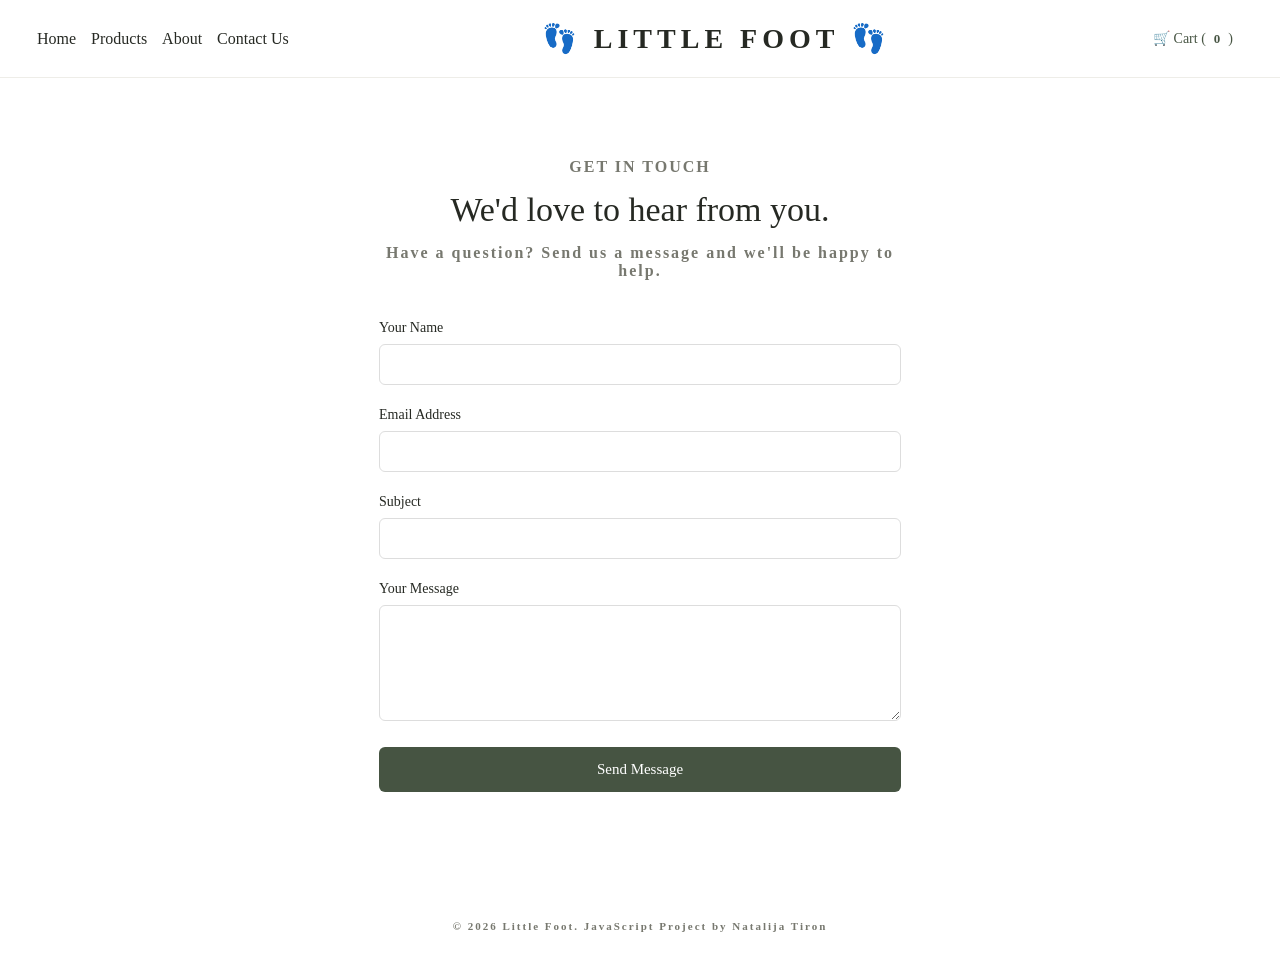
<file: contact.html>
<!DOCTYPE html>
<html lang="en">
<head>
    <meta charset="UTF-8">
    <meta name="viewport" content="width=device-width, initial-scale=1.0">
    <title>Little Foot</title>
    <link rel="stylesheet" href="style.css">
</head>
<body>
    <header class="navbar">
        <button class="menu-toggle" id="menu-toggle"
                type="button" aria-label="Open navigation"
                aria-expanded="false">
            <span></span>
            <span></span>
            <span></span>
        </button>
        <nav class="nav-links" id="nav-links">
            <a href="home.html">Home</a>
            <a href="home.html#products">Products</a>
            <a href="home.html#about">About</a>
            <a href="contact.html">Contact Us</a>
        </nav>
        <a href="home.html" class="title">👣 LITTLE FOOT 👣</a>
        <button class="cart-button" id="cart-button" type="button" aria-label="Open shopping cart">
            🛒 Cart (<span id="cart-count">0</span>)
        </button>
    </header>
    <main class="contact-page">

        <section class="contact-section">

            <div class="contact-heading">
                <p>GET IN TOUCH</p>
                <h1>We'd love to hear from you.</h1>
                <p>Have a question? Send us a message and we'll be happy to help.</p>
            </div>

            <form id="contact-form">

                <div class="form-group">
                    <label for="name">Your Name</label>
                    <input type="text" id="name" name="name" required>
                </div>

                <div class="form-group">
                    <label for="email">Email Address</label>
                    <input type="email" id="email" name="email" required>
                </div>

                <div class="form-group">
                    <label for="subject">Subject</label>
                    <input type="text" id="subject" name="subject" required>
                </div>

                <div class="form-group">
                    <label for="message">Your Message</label>
                    <textarea id="message" name="message" rows="6" required></textarea>
                </div>

                <button type="submit" class="contact-submit">
                    Send Message
                </button>

                <p id="form-feedback" role="status" aria-live="polite"></p>

            </form>

        </section>

    </main>

    <footer class="footer">
        <p>&copy; 2026 Little Foot. JavaScript Project by Natalija Tiron</p>
    </footer>

    <script src="contact.js"></script>
</body>
</html>
</file>
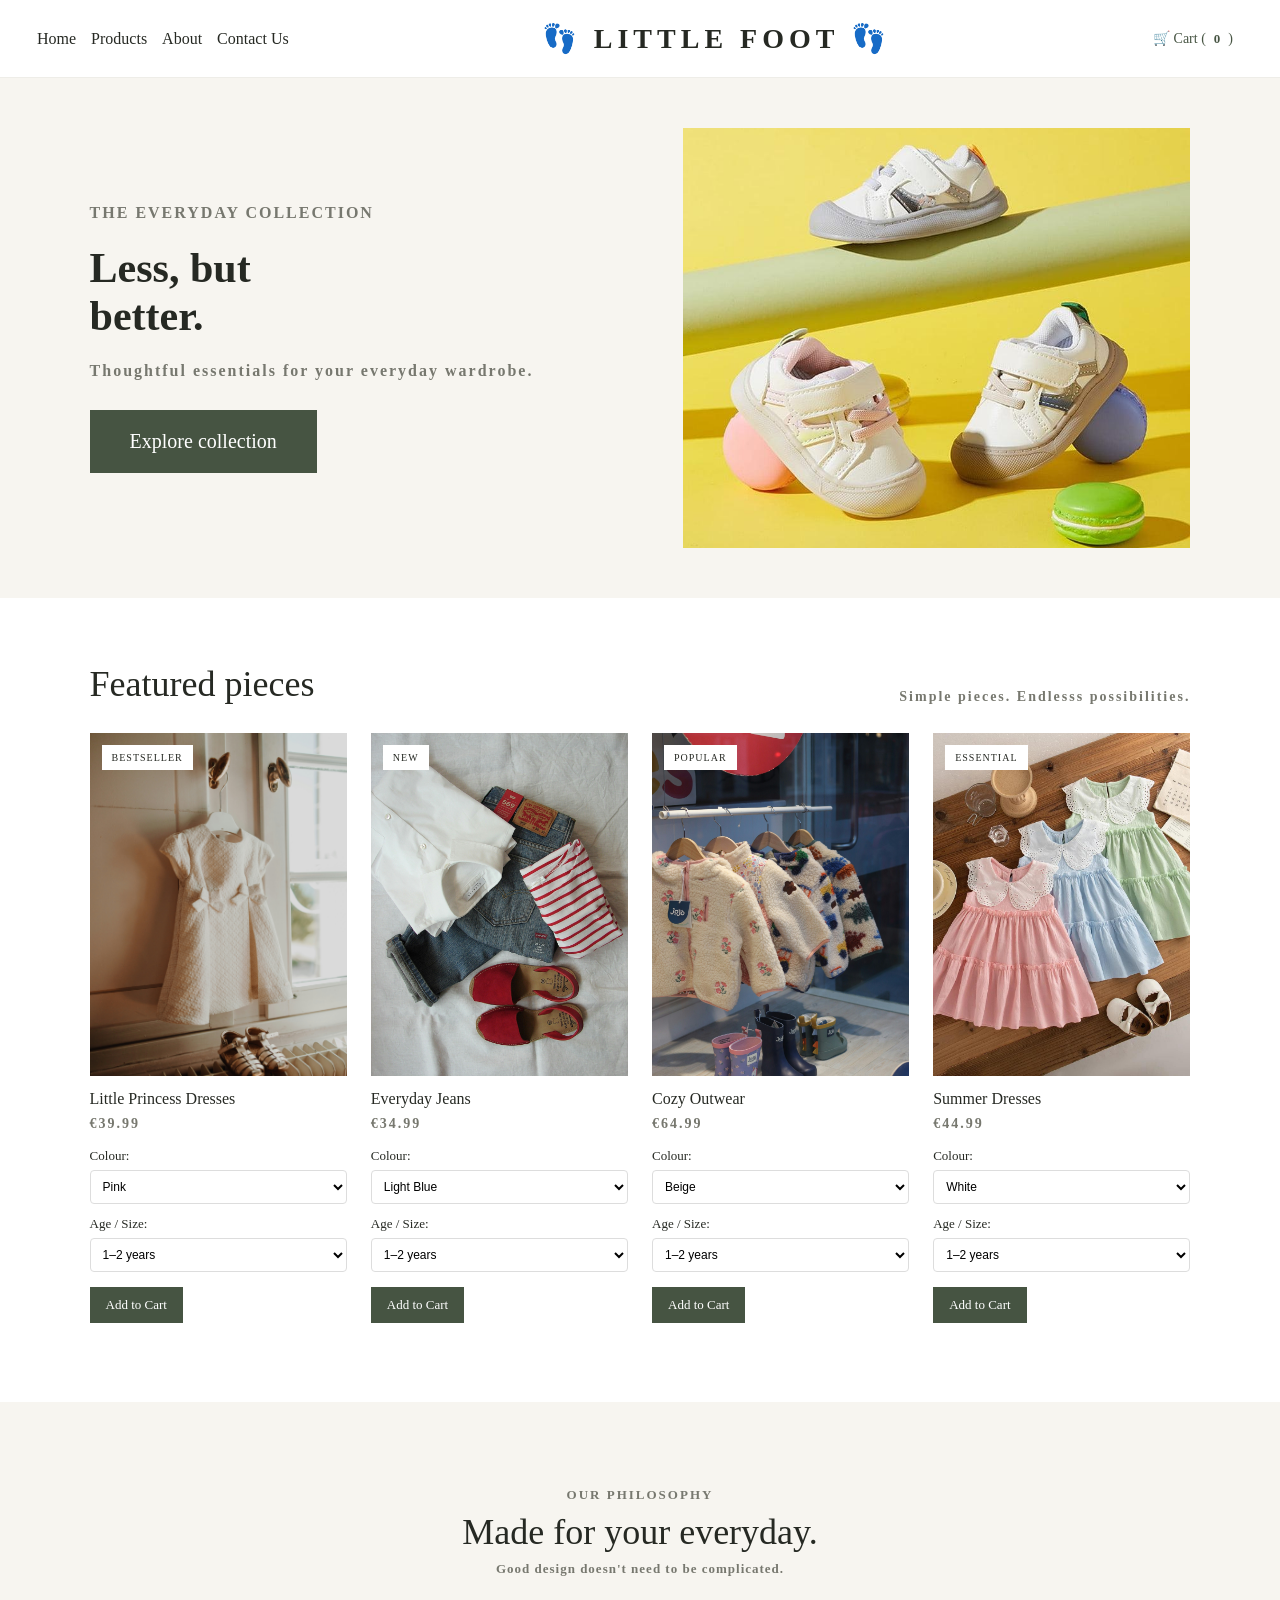
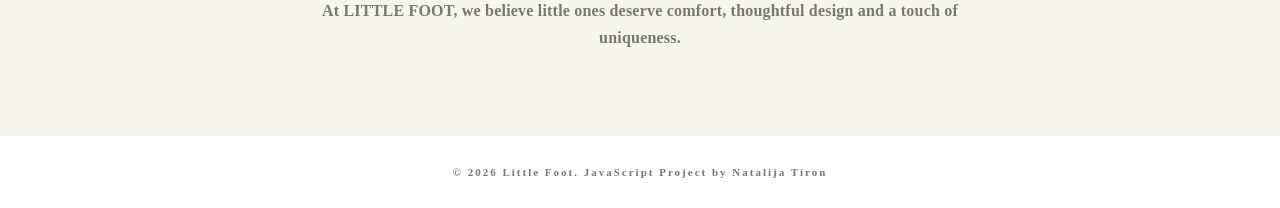
<file: home.html>
<!DOCTYPE html>
<html lang="en">
<head>
    <meta charset="UTF-8">
    <meta name="viewport" content="width=device-width, initial-scale=1.0">
    <title>Little Foot</title>
    <link rel="stylesheet" href="style.css">
</head>
<body>
    <header class="navbar">
        <button class="menu-toggle" id="menu-toggle"
                type="button" aria-label="Open navigation"
                aria-expanded="false">
            <span></span>
            <span></span>
            <span></span>
        </button>
        <nav class="nav-links" id="nav-links">
            <a href="home.html">Home</a>
            <a href="#products">Products</a>
            <a href="#about">About</a>
            <a href="contact.html">Contact Us</a>
        </nav>
        <a href="home.html" class="title">👣 LITTLE FOOT 👣</a>
        <button class="cart-button" id="cart-button" type="button" aria-label="Open shopping cart">
            🛒 Cart (<span id="cart-count">0</span>)
        </button>
    </header>
    <main>
        <section class="hero" id="home">
            <div class="hero-content">
                <p>THE EVERYDAY COLLECTION</p>
                <h1>Less, but <br>better.</h1>
                <p>Thoughtful essentials for your everyday wardrobe.</p>
                <a href="#products" class="shop-button">Explore collection</a>
            </div>
            <div class="hero-image">
                <img src="images/shoes.jpg" alt="Children's shoes collection">
            </div>
        </section>

        <section class="products-section" id="products">
            <div class="section-heading">
                <div>
                    <h2>Featured pieces</h2>
                </div>
                <p>Simple pieces. Endlesss possibilities.</p>
            </div>
            <div class="product-grid" id="product-grid"></div>
        </section>

        <section class="about" id="about">
            <p class="about-label">OUR PHILOSOPHY</p>
            <h2>Made for your everyday.</h2>
            <p class="about-tag">Good design doesn't need to be complicated.</p>
            <p class="about-statement">At LITTLE FOOT, we believe little ones deserve comfort, thoughtful design and a touch of uniqueness.</p>
        </section>

        <div class="cart-overlay" id="cart-overlay"></div>

        <div class="cart-drawer" id="cart-drawer"></div>

    </main>

    <footer class="footer">
        <p>&copy; 2026 Little Foot. JavaScript Project by Natalija Tiron</p>
    </footer>

    <div class="cart-notification" id="cart-notification" role="status" aria-live="polite"></div>

    <script src="script.js"></script>
</body>
</html>
</file>
<file: style.css>
* {
    box-sizing: border-box;
    margin: 0;
    padding: 0;
}

:root {
    --cream: #f7f5f0;
    --dark: #262923;
    --green: #465442;
    --dark-green: #303b2e;
    --muted: #77786f;
    --white: #ffffff;
    --light-grey: #dddddd;
    --mild-grey: #555555;
}

body {
    font-family:Georgia, 'Times New Roman', Times, serif;
    color: var(--dark);
    background-color: var(--white);
}

/* NAVIGATION BAR */
a {
    color: inherit;
    text-decoration: none;
    font-size: 20px;
}

button {
    font: inherit;
    cursor: pointer;
}

.navbar {
    height: 78px;
    padding: 0 2rem;
    display: flex;
    justify-content: space-between;
    align-items: center;
    border-bottom: 1px solid #eeede8;
    background: white;
    position: sticky;
    top: 0;
    z-index: 1000;
}

.navbar nav a {
    font-size: 16px;
    padding-left: 5px;
    margin-right: 6px;
}

.title {
    font-size: 28px;
    font-weight: 700;
    letter-spacing: 5px;
}

/* HAMBURGER MENU BUTTON */
.menu-toggle {
    display: none;
    flex-direction: column;
    justify-content: space-between;
    width: 25px;
    height: 18px;
    padding: 0;
    border: none;
    background: transparent;
    cursor: pointer;
}

.menu-toggle span {
    display: block;
    width: 100%;
    height: 2px;
    background: var(--med-grey);
    border-radius: 2px;
}

/* MAIN HERO SECTION */
.hero {
    display: grid;
    grid-template-columns: 1fr 0.9fr;
    align-items: center;
    column-gap: 30px;
    padding: 50px 7%;
    box-sizing: border-box;
    background: var(--cream);
}

p {
    font-size: 16px;
    letter-spacing: 2px;
    font-weight: 700;
    color: var(--muted);
}

.hero h1 {
    margin: 22px 0;
    font-size: 42px;
}

.hero-image {
    width: 100%;
    min-width: 0;
}

.hero-image img {
    display: block;
    width: 100%;
    max-width: 520px;
    height: 420px;
    margin-left: 0;
    object-fit: cover;
    object-position: center;
}

.shop-button {
    display: inline-block;
    margin-top: 30px;
    background: var(--green);
    color: white;
    padding: 20px 40px;
}

.shop-button:hover {
    background: var(--dark-green);
}

/* FEATURED PRODUCTS SECTION */
.products-section {
    padding: 65px 7%;
}

.section-heading {
    display: flex;
    justify-content: space-between;
    align-items: end;
    gap: 20px;
    margin-bottom: 28px;
}

.section-heading h2 {
    font-size: 36px;
    font-weight: 500;
    margin: 0;
    color: var(--dark);
}

.section-heading > p {
    font-size: 14px;
    color: var(--muted);
}

/* PRODUCT GRID */
.product-grid {
    display: grid;
    grid-template-columns: repeat(4, minmax(0, 1fr));
    gap: 24px;
}

/* IMAGE CONTAINER */
.product-image {
    position: relative;
    width: 100%;
    aspect-ratio: 3 / 4;
    overflow: hidden;
    background: white;
}

/* ACTUAL IMAGE */
.product-image img {
    display: block;
    width: 100%;
    height: 100%;
    object-fit: cover;
    object-position: center top;
    transition: transform 0.4s ease;
}

.product-card {
    cursor: pointer;
}

.product-info:hover h3 {
    color: var(--green);
    transition: color 0.2s ease;
}

.product-card:hover .product-image img {
    transform: scale(1.04);
}

/* PRODUCT LABEL */
.product-tag {
    position: absolute;
    top: 12px;
    left: 12px;
    padding: 7px 10px;
    background: white;
    color: var(--dark);
    font-size: 10px;
    letter-spacing: 1px;
    z-index: 1;
}

/* PRODUCT DETAILS */
.product-info {
    padding: 14px 0;
}

.product-info h3 {
    font-size: 16px;
    font-weight: 500;
    margin: 0;
}

.product-info p {
    margin: 8px 0 12px;
    margin-bottom: 16px;
    font-size: 14px;
    color: var(--muted);
}

/* COLOUR & SIZE SELECTORS */
.product-info label {
    display: block;
    font-size: 13px;
    color: var(--med-grey);
    margin-top: 12px;
    margin-bottom: 6px;
}

.colour-select,
.size-select {
    width: 100%;
    padding: 8px;
    border: 1px solid var(--light-grey);
    border-radius: 4px;
    background: var(--white);
    font-size: 12px;
    cursor: pointer;
}

.colour-select:focus,
.size-select:focus {
    outline: none;
    border-color: #65745e;
}

/* ADD TO CART BUTTON */
.add-to-cart {
    background: var(--green);
    color: var(--white);
    border: none;
    padding: 10px 16px;
    font-family: inherit;
    font-size: 13px;
    cursor: pointer;
    transition: background 0.3s ease;
    margin-top: 15px;
}

.add-to-cart:hover {
    background: var(--dark-green);
}

/* CART BUTTON */
.cart-button {
    display: flex;
    align-items: center;
    gap: 8px;
    padding: 9px 14px;
    border: 1px solid transparent;
    background: transparent;
    color: var(--green);
    font-family: inherit;
    font-size: 14px;
    cursor: pointer;
    transition: color 0.3s ease, border-color 0.3s ease;
}

.cart-button:hover {
    color: var(--dark-green);
    border-color: var(--green);
}

#cart-count {
    font-size: 13px;
    font-weight: 600;
}

/* CART DRAWER */
.cart-drawer {
    position: fixed;
    flex-direction: column;
    display: flex;
    top: 0;
    right: -420px;
    width: 400px;
    max-width: 100%;
    height: 100vh;
    background: var(--white);
    padding: 25px;
    box-sizing: border-box;
    transition: right 0.3s ease;
    z-index: 1501;
}

.cart-drawer.open {
    right: 0;
}

/* CART HEADER */
.cart-header {
    display: flex;
    justify-content: space-between;
    align-items: center;
    padding-bottom: 20px;
    border-bottom: 1px solid var(--light-grey);
}

.cart-header h2 {
    font-size: 22px;
    font-weight: 500;
    margin: 0;
}

.cart-header button {
    border: none;
    background: transparent;
    font-size: 28px;
    cursor: pointer;
}

/* CART ITEMS */
.cart-items {
    flex: 1;
    overflow-y: auto;
    padding: 20px 0;
}

.cart-item {
    display: flex;
    align-items: flex-start;
    gap: 15px;
    padding: 18px 0;
    border-bottom: 1px solid var(--light-grey);
}

.cart-item img {
    width: 85px;
    height: 105px;
    object-fit: cover;
    display: block;
}

.cart-item-details {
    display: flex;
    flex-direction: column;
    gap: 8px;
}

.cart-item-details h3 {
    font-size: 16px;
    font-weight: 500;
    margin: 0 0 8px;
}

.cart-item-details p {
    font-size: 14px;
    margin: 0 0 12px;
}

.remove-item {
    border: none;
    background: transparent;
    padding: 0;
    color: var(--muted);
    font-size: 13px;
    text-align: left;
    margin-left: 25px;
}

.remove-item:hover {
    color: var(--green);
    text-decoration: underline;
}

/* QUANTITY CONTROLS */
.quantity-controls {
    display: flex;
    align-items: center;
    gap: 15px;
}

.quantity-controls button {
    width: 28px;
    height: 28px;
    border: 1px solid var(--light-grey);
    border-radius: 50%;
    background: var(--light-grey);
    cursor: pointer;
    font-size: 16px;
}

.quantity-controls span {
    font-size: 14px;
}

/* CART FOOTER */
.cart-footer {
    border-top: 1px solid var(--light-grey);
}

.cart-subtotal {
    display: flex;
    justify-content: space-between;
    margin-bottom: 20px;
    font-size: 20px;
    font-weight: 700;
}

.checkout-button {
    width: 100%;
    padding: 14px;
    border: none;
    background: var(--green);
    color: var(--white);
    font-size: 17px;
    transition: background 0.2s ease;
}

.checkout-button:hover {
    background: var(--dark-green);
}

/* CART OVERLAY */
.cart-overlay {
    position: fixed;
    top: 0;
    left: 0;
    width: 100%;
    height: 100%;
    background: rgba(0, 0, 0, 0.5);
    opacity: 0;
    visibility: hidden;
    transition: opacity 0.3s ease;
    z-index: 1500;
}

.cart-overlay.show {
    opacity: 1;
    visibility: visible;
}

/* ABOUT SECTION */
html {
    scroll-behavior: smooth;
}

.about {
    padding: 85px 20px;
    text-align: center;
    background: var(--cream);
}

.about-label {
    color: var(--muted);
    font-size: 13px;
    font-weight: 600;
    letter-spacing: 2px;
    margin: 0 0 8px;
}

.about h2 {
    font-size: 36px;
    font-weight: 500;
    margin: 0;
    color: var(--dark);
}

.about-tag {
    color: var(--muted);
    font-size: 13px;
    letter-spacing: 1px;
    margin: 8px 0 20px;
}

.about-statement {
    max-width: 700px;
    margin: 0 auto;
    color: var(--muted);
    font-size: 16px;
    font-weight: 700;
    line-height: 1.7;
    letter-spacing: 0.2px;
}

/* CART BUTTON NOTIFICATION POP-UP */
.cart-notification {
    position: fixed;
    bottom: 25px;
    right: 25px;
    padding: 14px 22px;
    background: var(--dark);
    color: var(--white);
    font-size: 13px;
    border-radius: 4px;
    opacity: 0;
    transform: translateY(10px);
    transition: opacity 0.3s ease;
    pointer-events: none;
    z-index: 2000;
}

.cart-notification.show {
    opacity: 1;
    visibility: visible;
}

/* FOOTER */
footer {
    padding: 30px 7%;
    gap: 20px;
}

footer p {
    font-size: 11px;
    text-align: center;
    color: var(--muted);
}

/* CONTACT PAGE FORM */
.contact-section {
    max-width: 650px;
    margin: 0 auto;
    padding: 80px 5%;
}

.contact-heading {
    text-align: center;
    margin-bottom: 40px;
}

.contact-heading > p :first-child {
    font-size: 13px;
    letter-spacing: 2px;
    color: var(--green);
}

.contact-heading h1 {
    font-size: 34px;
    font-weight: 500;
    margin: 15px 0;
}

.contact-heading > p :last-child {
    font-size: 15px;
    color: var(--med-grey);
    line-height: 1.6;
}

.form-group {
    margin-bottom: 22px;
}

.form-group label {
    display: block;
    font-size: 14px;
    margin-bottom: 8px;
    color: var(--med-grey);
}

.form-group input,
.form-group textarea {
    width: 100%;
    padding: 12px;
    border: 1px solid var(--light-grey);
    border-radius: 6px;
}

.form-group input:focus,
.form-group textarea:focus {
    outline: none;
    border-color: var(--green);
}

.contact-submit {
    width: 100%;
    padding: 14px;
    border: none;
    border-radius: 6px;
    background: var(--green);
    color: var(--white);
    font-size: 15px;
    transition: background 0.2s ease;
}

.contact-submit:hover {
    background: var(--dark-green);
}

#form-feedback {
    margin-top: 18px;
    font-size: 14px;
    text-align: center;
}

/* MOBILE LAYOUT */
@media (max-width: 768px) {
    .product-grid {
        grid-template-columns: repeat(2, minmax(0, 1fr));
        gap: 16px;
    }

    .products-section {
        padding: 50px 5%;
    }

    .menu-toggle {
        display: flex;
    }

    .nav-links {
        display: none;
    }

    .nav-links.open {
        display: flex;
        flex-direction: column;
    }

    .navbar {
        height: 100px;
        padding: 0 5%;
    }

    .title {
        font-size: 18px;
    }

    .hero {
        grid-template-columns: 1fr;
        gap: 30px;
        padding: 40px 5%;
    }
}
</file>
